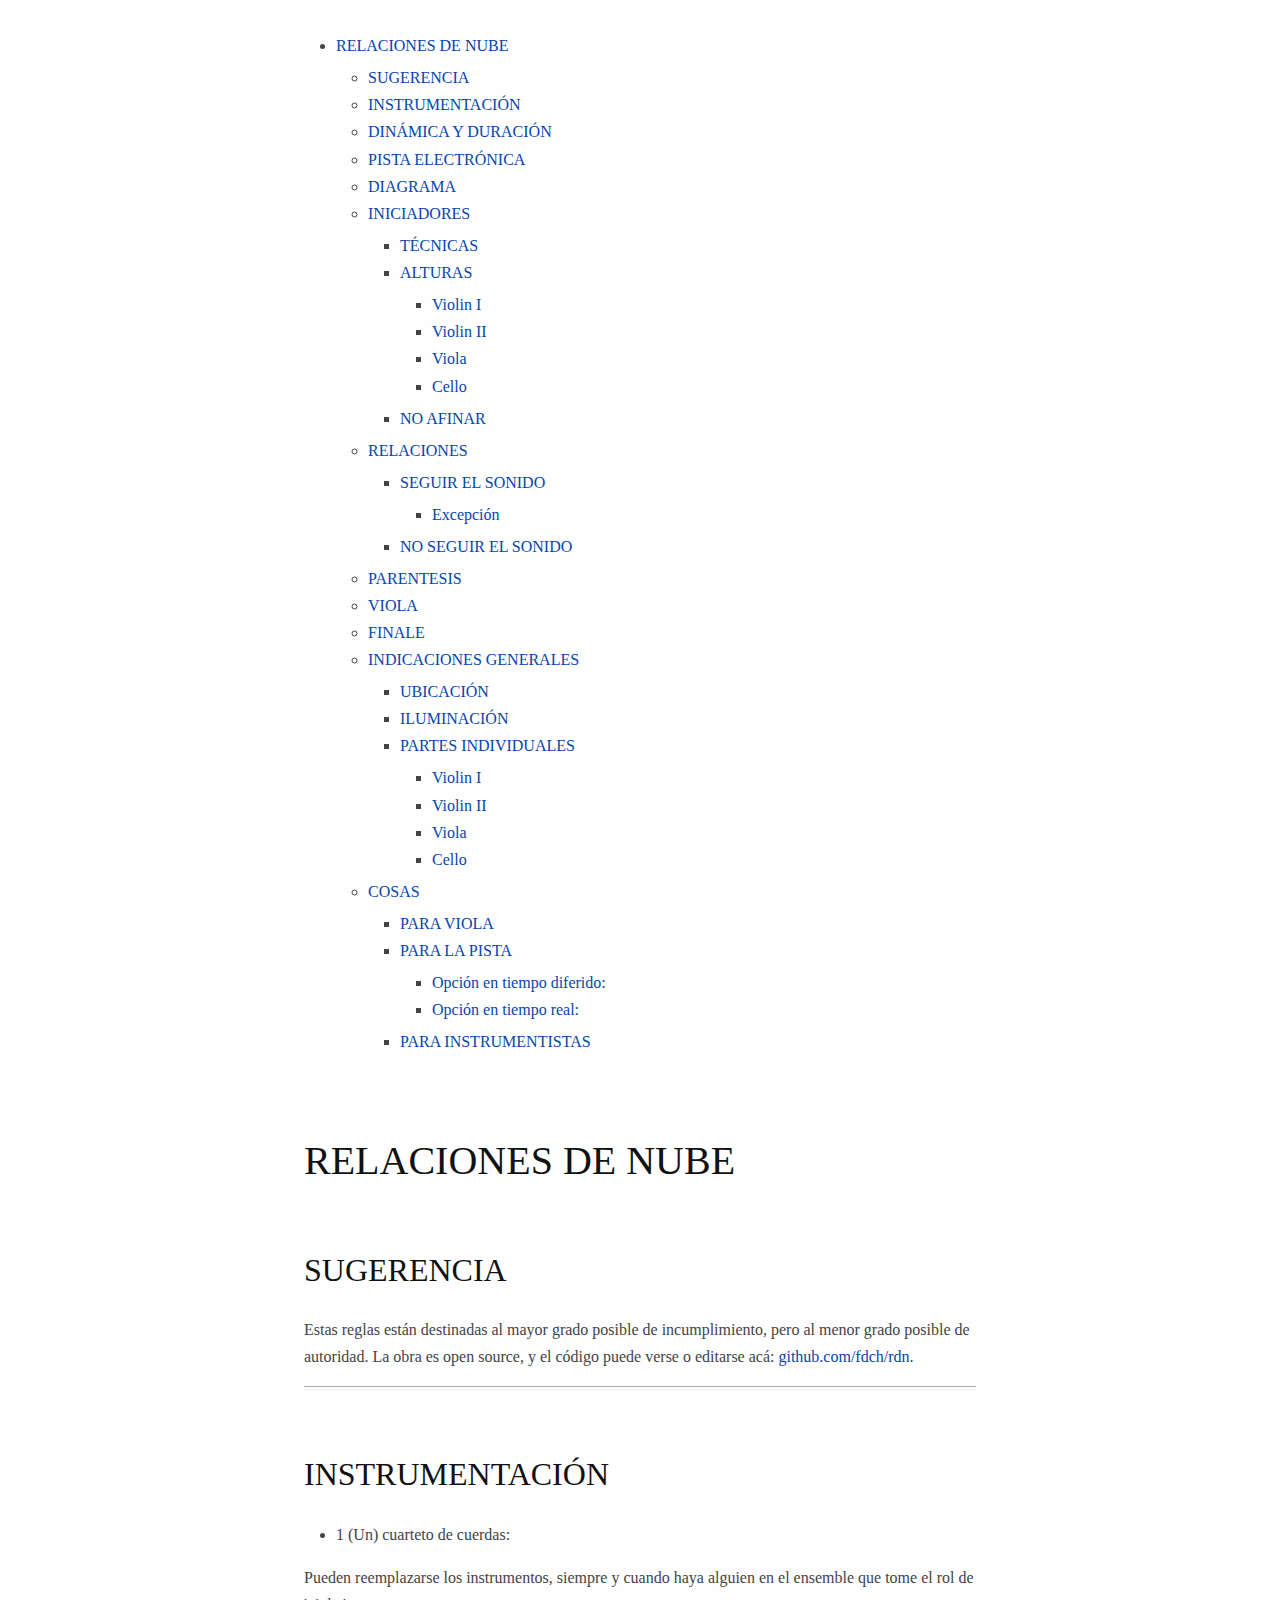
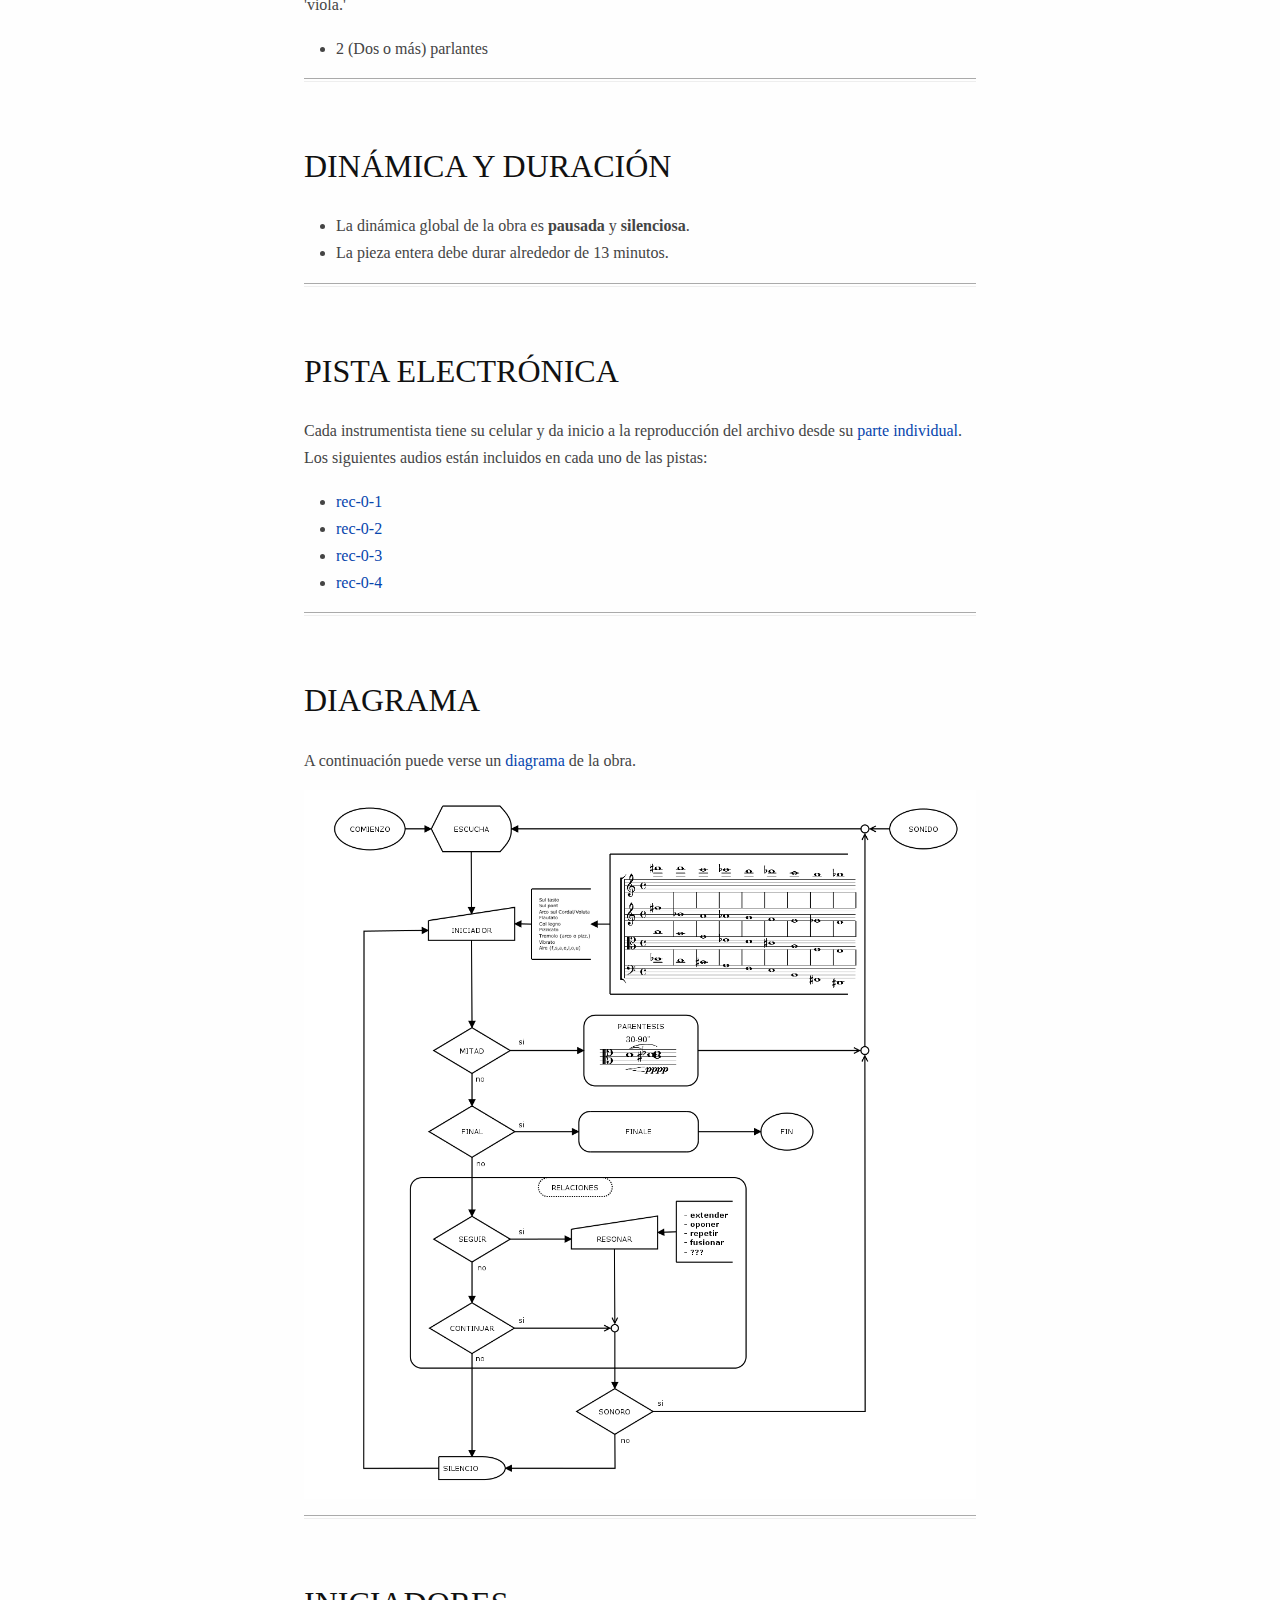
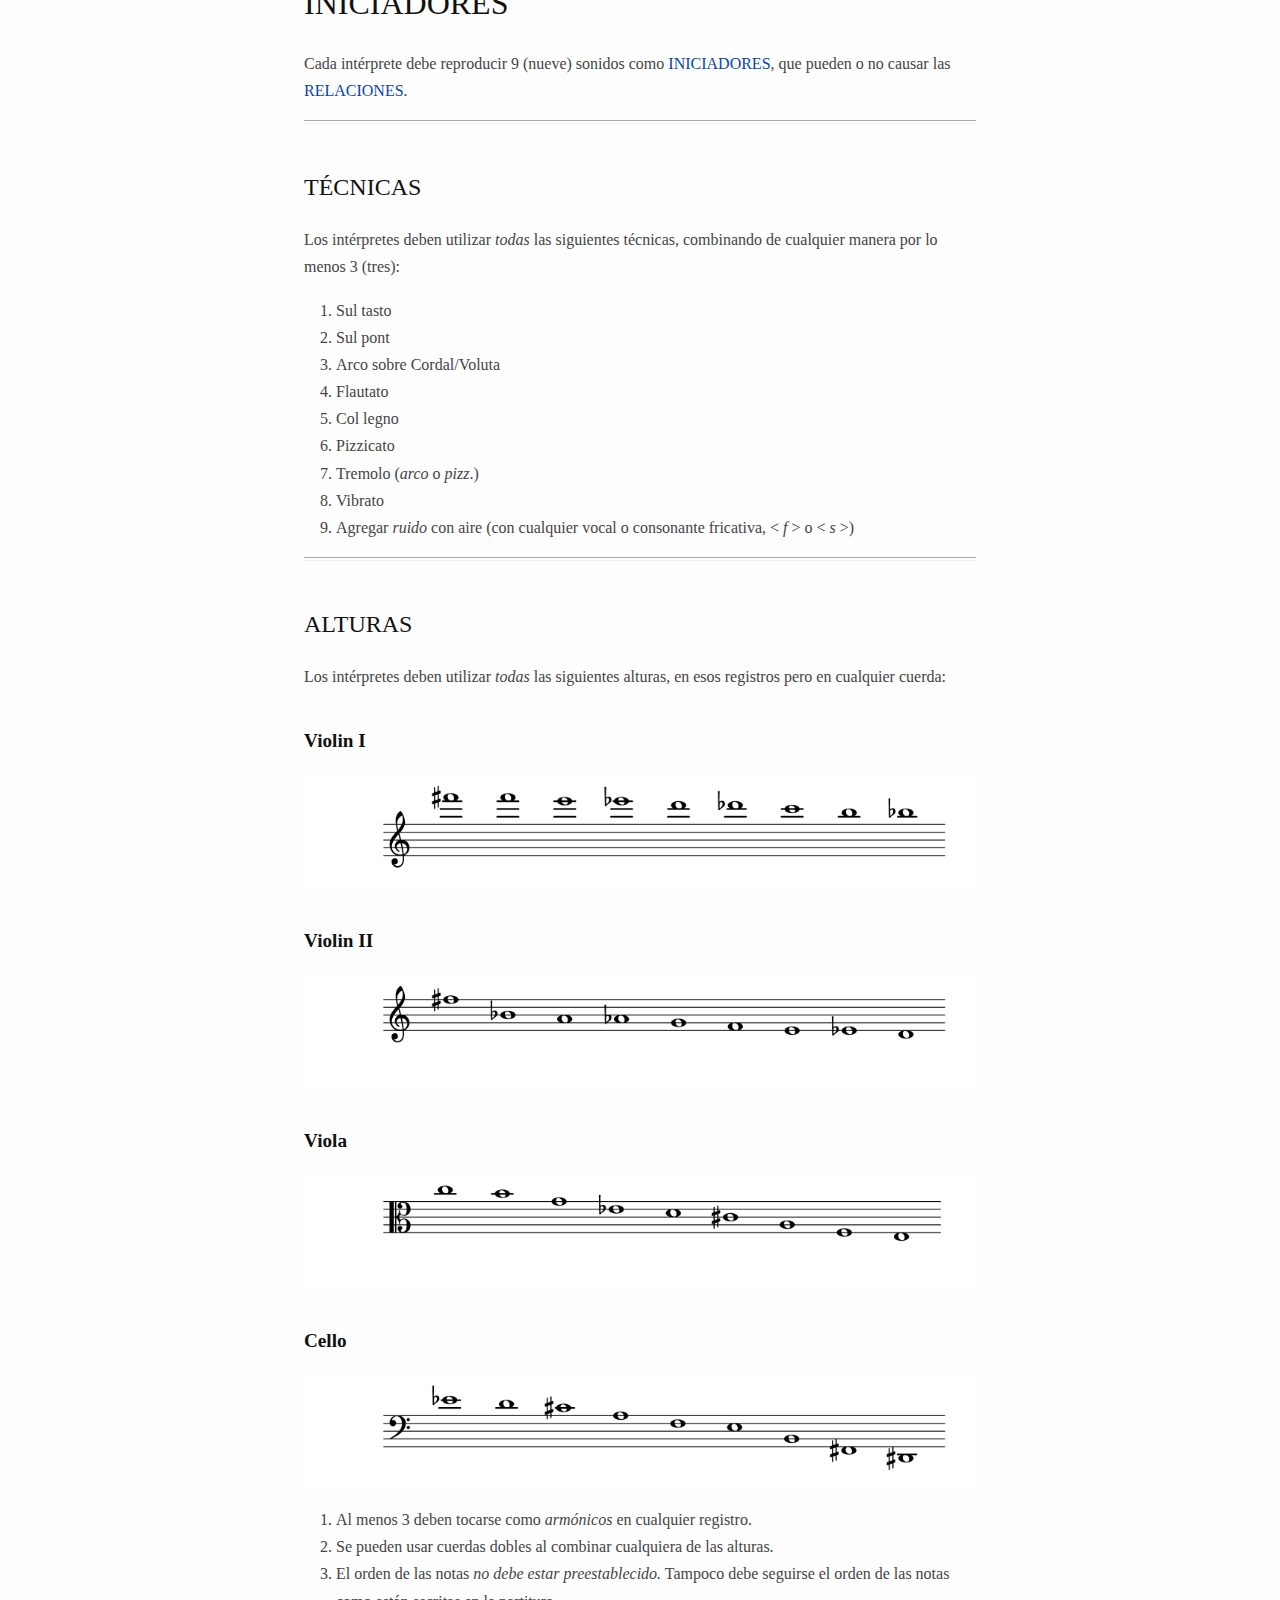
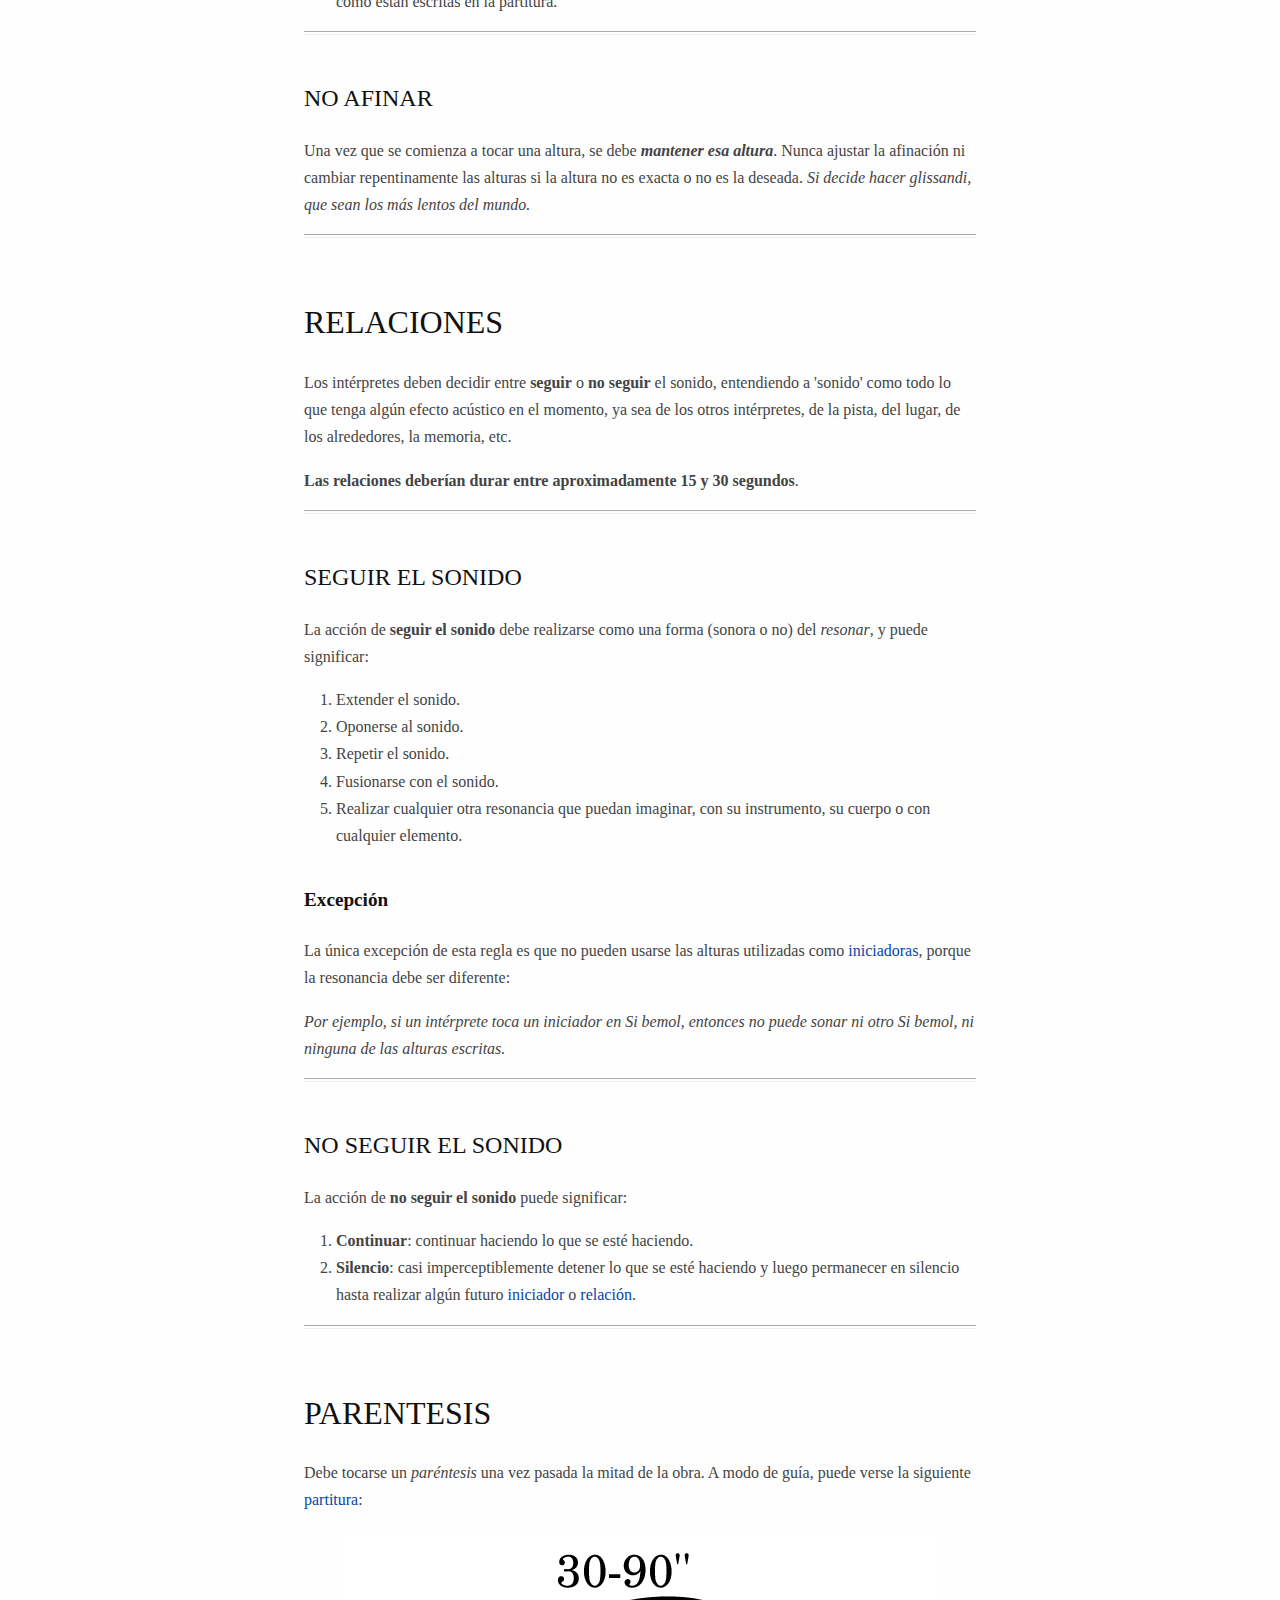
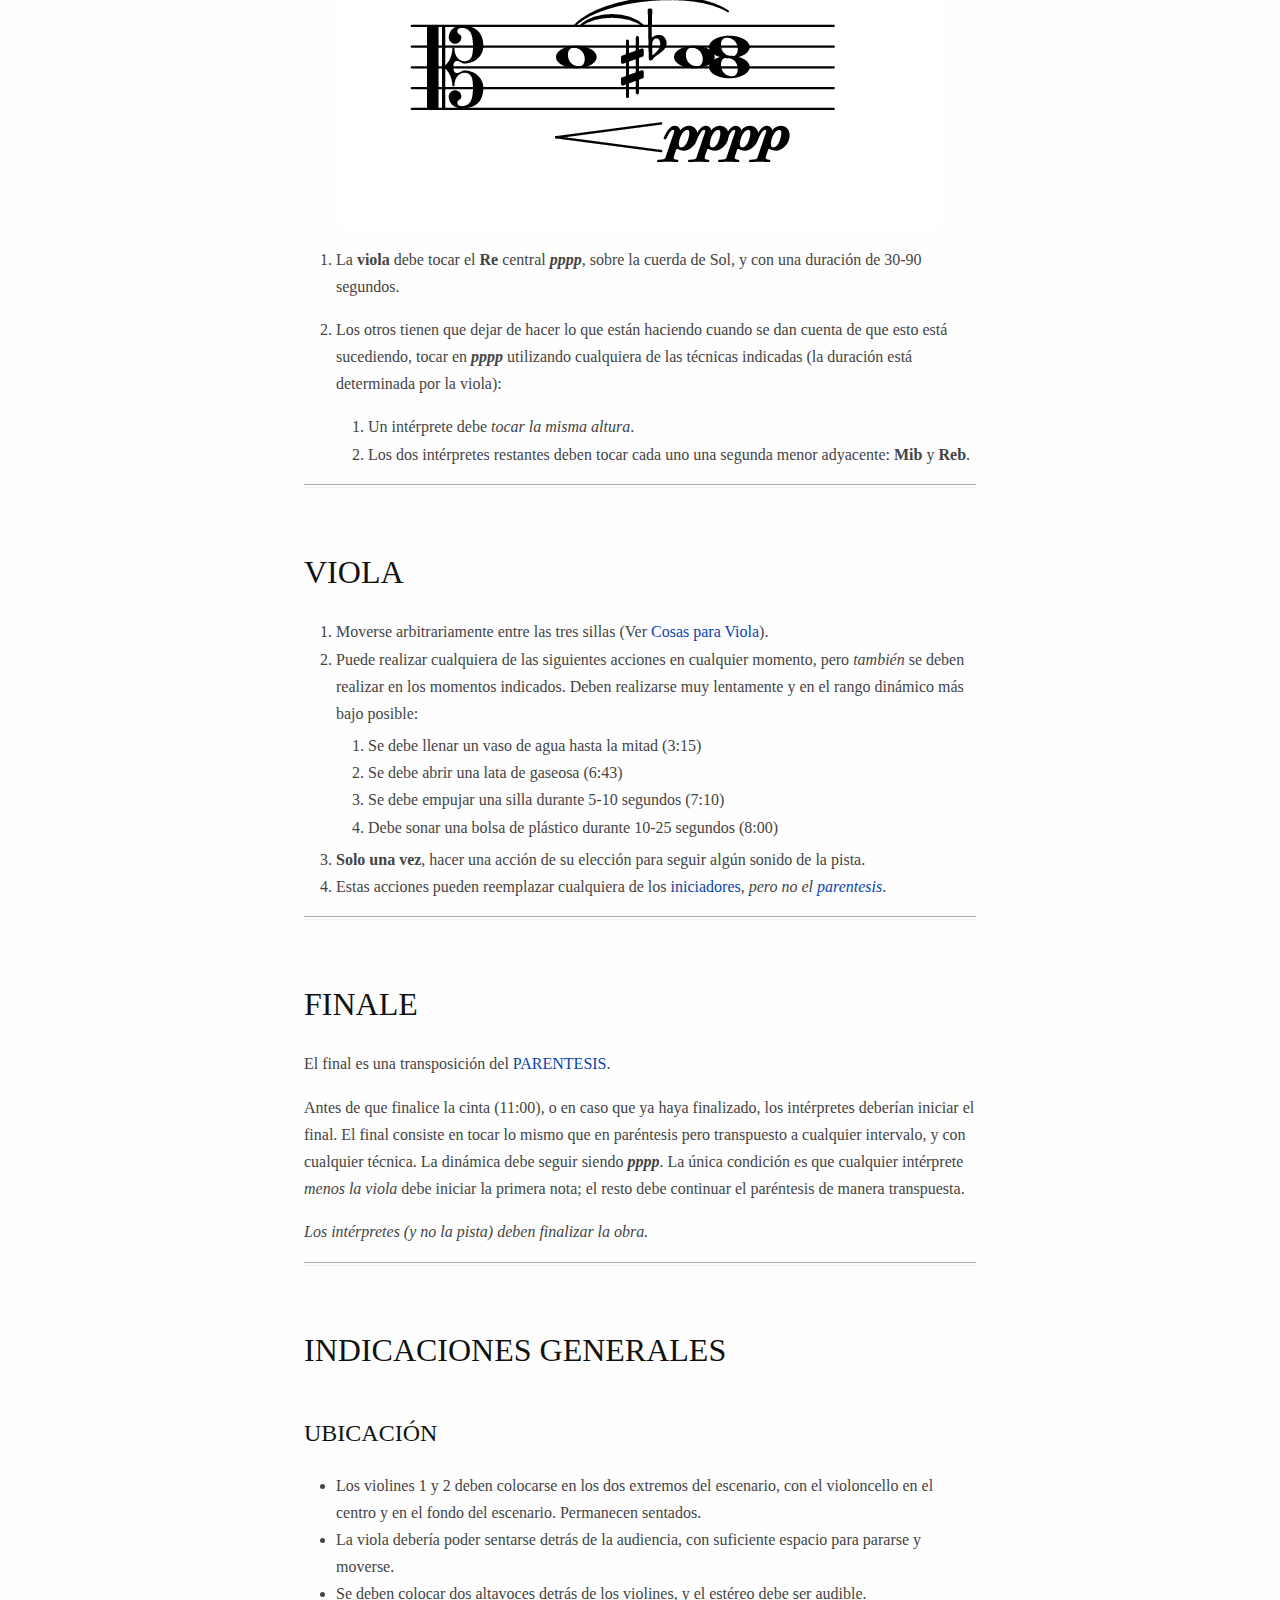
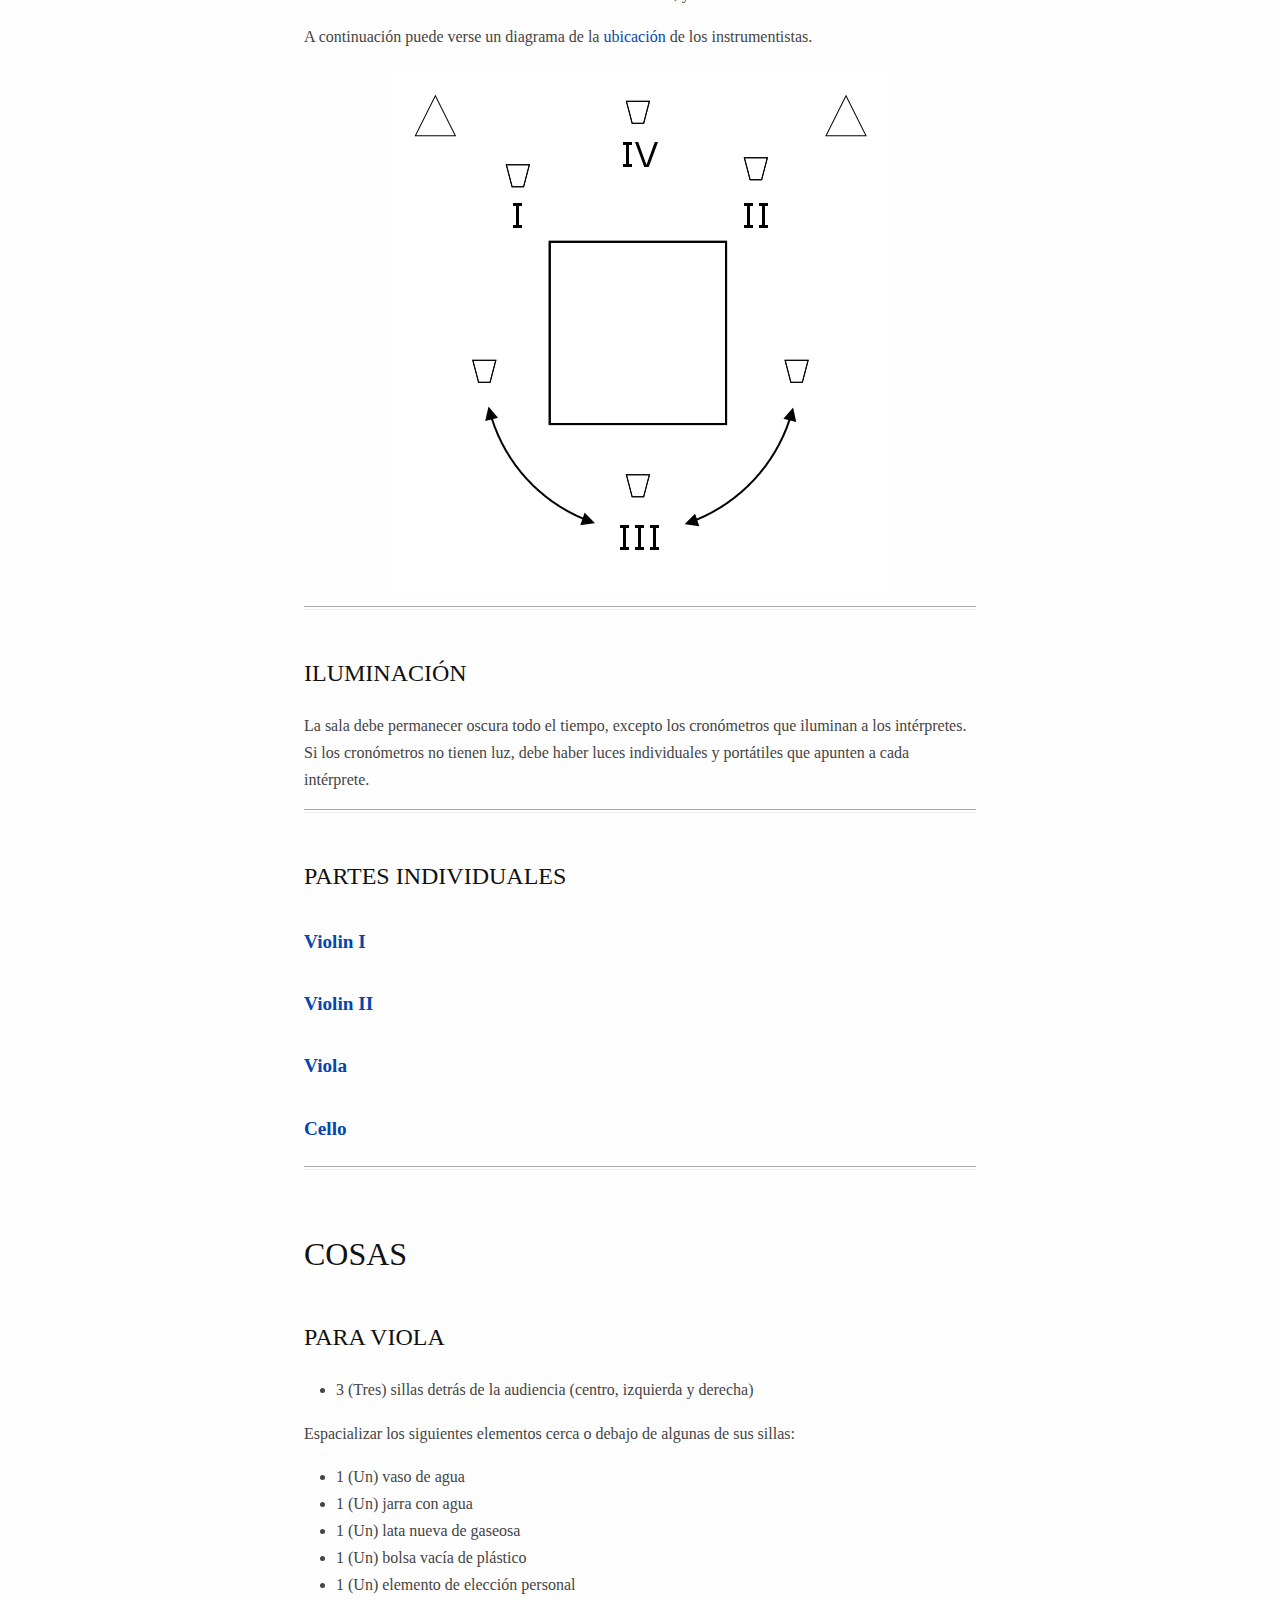
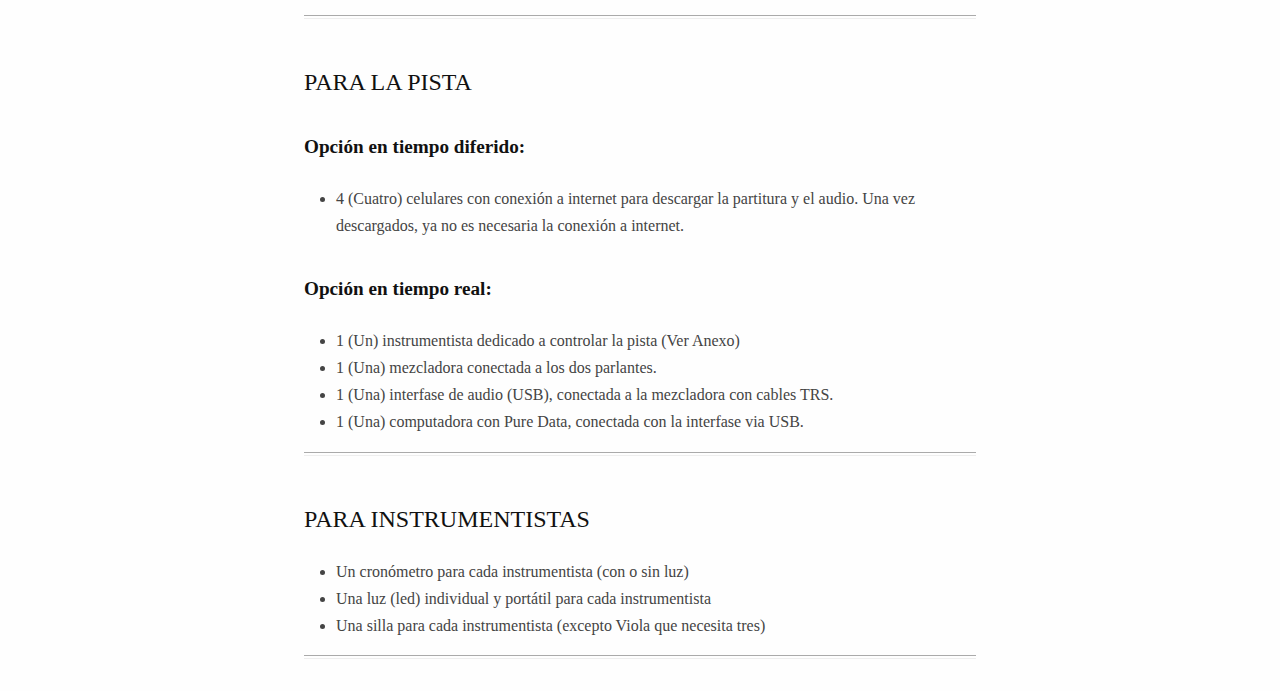
<file: index.html>
<!DOCTYPE html>
<html>
<head>
  <meta charset="utf-8">
  <meta name="generator" content="pandoc">
  <meta name="viewport" content="width=device-width, initial-scale=1.0, user-scalable=yes">
  <title></title>
  <style type="text/css">code{white-space: pre;}</style>
  <link rel="stylesheet" href="css/pandoc.css">
  <!--[if lt IE 9]>
    <script src="//cdnjs.cloudflare.com/ajax/libs/html5shiv/3.7.3/html5shiv-printshiv.min.js"></script>
  <![endif]-->
</head>
<body>
<nav id="TOC">
<ul>
<li><a href="#relaciones-de-nube">RELACIONES DE NUBE</a><ul>
<li><a href="#sugerencia">SUGERENCIA</a></li>
<li><a href="#instrumentación">INSTRUMENTACIÓN</a></li>
<li><a href="#dinámica-y-duración">DINÁMICA Y DURACIÓN</a></li>
<li><a href="#pista-electrónica">PISTA ELECTRÓNICA</a></li>
<li><a href="#diagrama">DIAGRAMA</a></li>
<li><a href="#iniciadores">INICIADORES</a><ul>
<li><a href="#técnicas">TÉCNICAS</a></li>
<li><a href="#alturas">ALTURAS</a><ul>
<li><a href="#violin-i">Violin I</a></li>
<li><a href="#violin-ii">Violin II</a></li>
<li><a href="#viola">Viola</a></li>
<li><a href="#cello">Cello</a></li>
</ul></li>
<li><a href="#no-afinar">NO AFINAR</a></li>
</ul></li>
<li><a href="#relaciones">RELACIONES</a><ul>
<li><a href="#seguir-el-sonido">SEGUIR EL SONIDO</a><ul>
<li><a href="#excepción">Excepción</a></li>
</ul></li>
<li><a href="#no-seguir-el-sonido">NO SEGUIR EL SONIDO</a></li>
</ul></li>
<li><a href="#parentesis">PARENTESIS</a></li>
<li><a href="#viola-1">VIOLA</a></li>
<li><a href="#finale">FINALE</a></li>
<li><a href="#indicaciones-generales">INDICACIONES GENERALES</a><ul>
<li><a href="#ubicación">UBICACIÓN</a></li>
<li><a href="#iluminación">ILUMINACIÓN</a></li>
<li><a href="#partes-individuales">PARTES INDIVIDUALES</a><ul>
<li><a href="#violin-i-1"><a href="https://fdch.github.io/rdn/I/index.html">Violin I</a></a></li>
<li><a href="#violin-ii-1"><a href="https://fdch.github.io/rdn/II/index.html">Violin II</a></a></li>
<li><a href="#viola-2"><a href="https://fdch.github.io/rdn/III/index.html">Viola</a></a></li>
<li><a href="#cello-1"><a href="https://fdch.github.io/rdn/IV/index.html">Cello</a></a></li>
</ul></li>
</ul></li>
<li><a href="#cosas">COSAS</a><ul>
<li><a href="#para-viola">PARA VIOLA</a></li>
<li><a href="#para-la-pista">PARA LA PISTA</a><ul>
<li><a href="#opción-en-tiempo-diferido">Opción en tiempo diferido:</a></li>
<li><a href="#opción-en-tiempo-real">Opción en tiempo real:</a></li>
</ul></li>
<li><a href="#para-instrumentistas">PARA INSTRUMENTISTAS</a></li>
</ul></li>
</ul></li>
</ul>
</nav>
<h1 id="relaciones-de-nube">RELACIONES DE NUBE</h1>
<h2 id="sugerencia">SUGERENCIA</h2>
<p>Estas reglas están destinadas al mayor grado posible de incumplimiento, pero al menor grado posible de autoridad. La obra es open source, y el código puede verse o editarse acá: <a href="https://github.com/fdch/rdn">github.com/fdch/rdn</a>.</p>
<hr />
<h2 id="instrumentación">INSTRUMENTACIÓN</h2>
<ul>
<li>1 (Un) cuarteto de cuerdas:</li>
</ul>
<p>Pueden reemplazarse los instrumentos, siempre y cuando haya alguien en el ensemble que tome el rol de 'viola.'</p>
<ul>
<li>2 (Dos o más) parlantes</li>
</ul>
<hr />
<h2 id="dinámica-y-duración">DINÁMICA Y DURACIÓN</h2>
<ul>
<li>La dinámica global de la obra es <strong>pausada</strong> y <strong>silenciosa</strong>.</li>
<li>La pieza entera debe durar alrededor de 13 minutos.</li>
</ul>
<hr />
<h2 id="pista-electrónica">PISTA ELECTRÓNICA</h2>
<p>Cada instrumentista tiene su celular y da inicio a la reproducción del archivo desde su <a href="https://fdch.github.io/rdn/index.html#partes-individuales">parte individual</a>. Los siguientes audios están incluidos en cada uno de las pistas:</p>
<ul>
<li><a href="https://fdch.github.io/rdn/puredata/audio/rec-0-1.mp3">rec-0-1</a></li>
<li><a href="https://fdch.github.io/rdn/puredata/audio/rec-0-2.mp3">rec-0-2</a></li>
<li><a href="https://fdch.github.io/rdn/puredata/audio/rec-0-3.mp3">rec-0-3</a></li>
<li><a href="https://fdch.github.io/rdn/puredata/audio/rec-0-4.mp3">rec-0-4</a></li>
</ul>
<hr />
<h2 id="diagrama">DIAGRAMA</h2>
<p>A continuación puede verse un <a href="https://fdch.github.io/rdn/diagram/main.png">diagrama</a> de la obra.</p>
<figure>
<img src="https://fdch.github.io/rdn/diagram/main.png" />
</figure>
<hr />
<h2 id="iniciadores">INICIADORES</h2>
<p>Cada intérprete debe reproducir 9 (nueve) sonidos como <a href="https://fdch.github.io/rdn/index.html#iniciadores">INICIADORES</a>, que pueden o no causar las <a href="https://fdch.github.io/rdn/index.html#relaciones">RELACIONES</a>.</p>
<hr />
<h3 id="técnicas">TÉCNICAS</h3>
<p>Los intérpretes deben utilizar <em>todas</em> las siguientes técnicas, combinando de cualquier manera por lo menos 3 (tres):</p>
<ol type="1">
<li>Sul tasto</li>
<li>Sul pont</li>
<li>Arco sobre Cordal/Voluta</li>
<li>Flautato</li>
<li>Col legno</li>
<li>Pizzicato</li>
<li>Tremolo (<em>arco</em> o <em>pizz</em>.)</li>
<li>Vibrato</li>
<li>Agregar <em>ruido</em> con aire (con cualquier vocal o consonante fricativa, &lt; <em>f</em> &gt; o &lt; <em>s</em> &gt;)</li>
</ol>
<hr />
<h3 id="alturas">ALTURAS</h3>
<p>Los intérpretes deben utilizar <em>todas</em> las siguientes alturas, en esos registros pero en cualquier cuerda:</p>
<h4 id="violin-i">Violin I</h4>
<figure>
<img src="https://fdch.github.io/rdn/example/violini_part.png" />
</figure>
<h4 id="violin-ii">Violin II</h4>
<figure>
<img src="https://fdch.github.io/rdn/example/violinii_part.png" />
</figure>
<h4 id="viola">Viola</h4>
<figure>
<img src="https://fdch.github.io/rdn/example/viola_part.png" />
</figure>
<h4 id="cello">Cello</h4>
<figure>
<img src="https://fdch.github.io/rdn/example/cello_part.png" />
</figure>
<ol type="1">
<li>Al menos 3 deben tocarse como <em>armónicos</em> en cualquier registro.</li>
<li>Se pueden usar cuerdas dobles al combinar cualquiera de las alturas.</li>
<li>El orden de las notas <em>no debe estar preestablecido.</em> Tampoco debe seguirse el orden de las notas como están escritas en la partitura.</li>
</ol>
<hr />
<h3 id="no-afinar">NO AFINAR</h3>
<p>Una vez que se comienza a tocar una altura, se debe <strong><em>mantener esa altura</em></strong>. Nunca ajustar la afinación ni cambiar repentinamente las alturas si la altura no es exacta o no es la deseada. <em>Si decide hacer glissandi, que sean los más lentos del mundo.</em></p>
<hr />
<h2 id="relaciones">RELACIONES</h2>
<p>Los intérpretes deben decidir entre <strong>seguir</strong> o <strong>no seguir</strong> el sonido, entendiendo a 'sonido' como todo lo que tenga algún efecto acústico en el momento, ya sea de los otros intérpretes, de la pista, del lugar, de los alrededores, la memoria, etc.</p>
<p><strong>Las relaciones deberían durar entre aproximadamente 15 y 30 segundos</strong>.</p>
<hr />
<h3 id="seguir-el-sonido">SEGUIR EL SONIDO</h3>
<p>La acción de <strong>seguir el sonido</strong> debe realizarse como una forma (sonora o no) del <em>resonar</em>, y puede significar:</p>
<ol type="1">
<li>Extender el sonido.</li>
<li>Oponerse al sonido.</li>
<li>Repetir el sonido.</li>
<li>Fusionarse con el sonido.</li>
<li>Realizar cualquier otra resonancia que puedan imaginar, con su instrumento, su cuerpo o con cualquier elemento.</li>
</ol>
<h4 id="excepción">Excepción</h4>
<p>La única excepción de esta regla es que no pueden usarse las alturas utilizadas como <a href="https://fdch.github.io/rdn/index.html#iniciadores">iniciadoras</a>, porque la resonancia debe ser diferente:</p>
<p><em>Por ejemplo, si un intérprete toca un iniciador en Si bemol, entonces no puede sonar ni otro Si bemol, ni ninguna de las alturas escritas.</em></p>
<hr />
<h3 id="no-seguir-el-sonido">NO SEGUIR EL SONIDO</h3>
<p>La acción de <strong>no seguir el sonido</strong> puede significar:</p>
<ol type="1">
<li><strong>Continuar</strong>: continuar haciendo lo que se esté haciendo.</li>
<li><strong>Silencio</strong>: casi imperceptiblemente detener lo que se esté haciendo y luego permanecer en silencio hasta realizar algún futuro <a href="https://fdch.github.io/rdn/index.html#iniciadores">iniciador</a> o <a href="https://fdch.github.io/rdn/index.html#relaciones">relación</a>.</li>
</ol>
<hr />
<h2 id="parentesis">PARENTESIS</h2>
<p>Debe tocarse un <em>paréntesis</em> una vez pasada la mitad de la obra. A modo de guía, puede verse la siguiente <a href="https://fdch.github.io/rdn/example/parentesis/parentesis.png">partitura</a>:</p>
<figure>
<img src="https://fdch.github.io/rdn/example/parentesis/parentesis.png" />
</figure>
<ol type="1">
<li><p>La <strong>viola</strong> debe tocar el <strong>Re</strong> central <strong><em>pppp</em></strong>, sobre la cuerda de Sol, y con una duración de 30-90 segundos.</p></li>
<li><p>Los otros tienen que dejar de hacer lo que están haciendo cuando se dan cuenta de que esto está sucediendo, tocar en <strong><em>pppp</em></strong> utilizando cualquiera de las técnicas indicadas (la duración está determinada por la viola):</p>
<ol type="1">
<li>Un intérprete debe <em>tocar la misma altura</em>.</li>
<li>Los dos intérpretes restantes deben tocar cada uno una segunda menor adyacente: <strong>Mib</strong> y <strong>Reb</strong>.</li>
</ol></li>
</ol>
<hr />
<h2 id="viola-1">VIOLA</h2>
<ol type="1">
<li>Moverse arbitrariamente entre las tres sillas (Ver <a href="https://fdch.github.io/rdn/index.html#para-viola">Cosas para Viola</a>).</li>
<li>Puede realizar cualquiera de las siguientes acciones en cualquier momento, pero <em>también</em> se deben realizar en los momentos indicados. Deben realizarse muy lentamente y en el rango dinámico más bajo posible:
<ol type="1">
<li>Se debe llenar un vaso de agua hasta la mitad (3:15)</li>
<li>Se debe abrir una lata de gaseosa (6:43)</li>
<li>Se debe empujar una silla durante 5-10 segundos (7:10)</li>
<li>Debe sonar una bolsa de plástico durante 10-25 segundos (8:00)</li>
</ol></li>
<li><strong>Solo una vez</strong>, hacer una acción de su elección para seguir algún sonido de la pista.</li>
<li>Estas acciones pueden reemplazar cualquiera de los <a href="https://fdch.github.io/rdn/index.html#iniciadores">iniciadores</a>, <em>pero no el <a href="https://fdch.github.io/rdn/index.html#parentesis">parentesis</a></em>.</li>
</ol>
<hr />
<h2 id="finale">FINALE</h2>
<p>El final es una transposición del <a href="https://fdch.github.io/rdn/index.html#parentesis">PARENTESIS</a>.</p>
<p>Antes de que finalice la cinta (11:00), o en caso que ya haya finalizado, los intérpretes deberían iniciar el final. El final consiste en tocar lo mismo que en paréntesis pero transpuesto a cualquier intervalo, y con cualquier técnica. La dinámica debe seguir siendo <strong><em>pppp</em></strong>. La única condición es que cualquier intérprete <em>menos la viola</em> debe iniciar la primera nota; el resto debe continuar el paréntesis de manera transpuesta.</p>
<p><em>Los intérpretes (y no la pista) deben finalizar la obra.</em></p>
<hr />
<h2 id="indicaciones-generales">INDICACIONES GENERALES</h2>
<h3 id="ubicación">UBICACIÓN</h3>
<ul>
<li>Los violines 1 y 2 deben colocarse en los dos extremos del escenario, con el violoncello en el centro y en el fondo del escenario. Permanecen sentados.</li>
<li>La viola debería poder sentarse detrás de la audiencia, con suficiente espacio para pararse y moverse.</li>
<li>Se deben colocar dos altavoces detrás de los violines, y el estéreo debe ser audible.</li>
</ul>
<p>A continuación puede verse un diagrama de la <a href="https://fdch.github.io/rdn/diagram/stage.png">ubicación</a> de los instrumentistas.</p>
<figure>
<img src="https://fdch.github.io/rdn/diagram/stage.png" />
</figure>
<hr />
<h3 id="iluminación">ILUMINACIÓN</h3>
<p>La sala debe permanecer oscura todo el tiempo, excepto los cronómetros que iluminan a los intérpretes. Si los cronómetros no tienen luz, debe haber luces individuales y portátiles que apunten a cada intérprete.</p>
<hr />
<h3 id="partes-individuales">PARTES INDIVIDUALES</h3>
<h4 id="violin-i-1"><a href="https://fdch.github.io/rdn/I/index.html">Violin I</a></h4>
<h4 id="violin-ii-1"><a href="https://fdch.github.io/rdn/II/index.html">Violin II</a></h4>
<h4 id="viola-2"><a href="https://fdch.github.io/rdn/III/index.html">Viola</a></h4>
<h4 id="cello-1"><a href="https://fdch.github.io/rdn/IV/index.html">Cello</a></h4>
<hr />
<h2 id="cosas">COSAS</h2>
<h3 id="para-viola">PARA VIOLA</h3>
<ul>
<li>3 (Tres) sillas detrás de la audiencia (centro, izquierda y derecha)</li>
</ul>
<p>Espacializar los siguientes elementos cerca o debajo de algunas de sus sillas:</p>
<ul>
<li>1 (Un) vaso de agua</li>
<li>1 (Un) jarra con agua</li>
<li>1 (Un) lata nueva de gaseosa</li>
<li>1 (Un) bolsa vacía de plástico</li>
<li>1 (Un) elemento de elección personal</li>
</ul>
<hr />
<h3 id="para-la-pista">PARA LA PISTA</h3>
<h4 id="opción-en-tiempo-diferido">Opción en tiempo diferido:</h4>
<ul>
<li>4 (Cuatro) celulares con conexión a internet para descargar la partitura y el audio. Una vez descargados, ya no es necesaria la conexión a internet.</li>
</ul>
<h4 id="opción-en-tiempo-real">Opción en tiempo real:</h4>
<ul>
<li>1 (Un) instrumentista dedicado a controlar la pista (Ver Anexo)</li>
<li>1 (Una) mezcladora conectada a los dos parlantes.</li>
<li>1 (Una) interfase de audio (USB), conectada a la mezcladora con cables TRS.</li>
<li>1 (Una) computadora con Pure Data, conectada con la interfase via USB.</li>
</ul>
<hr />
<h3 id="para-instrumentistas">PARA INSTRUMENTISTAS</h3>
<ul>
<li>Un cronómetro para cada instrumentista (con o sin luz)</li>
<li>Una luz (led) individual y portátil para cada instrumentista</li>
<li>Una silla para cada instrumentista (excepto Viola que necesita tres)</li>
</ul>
<hr />
</body>
</html>
</file>
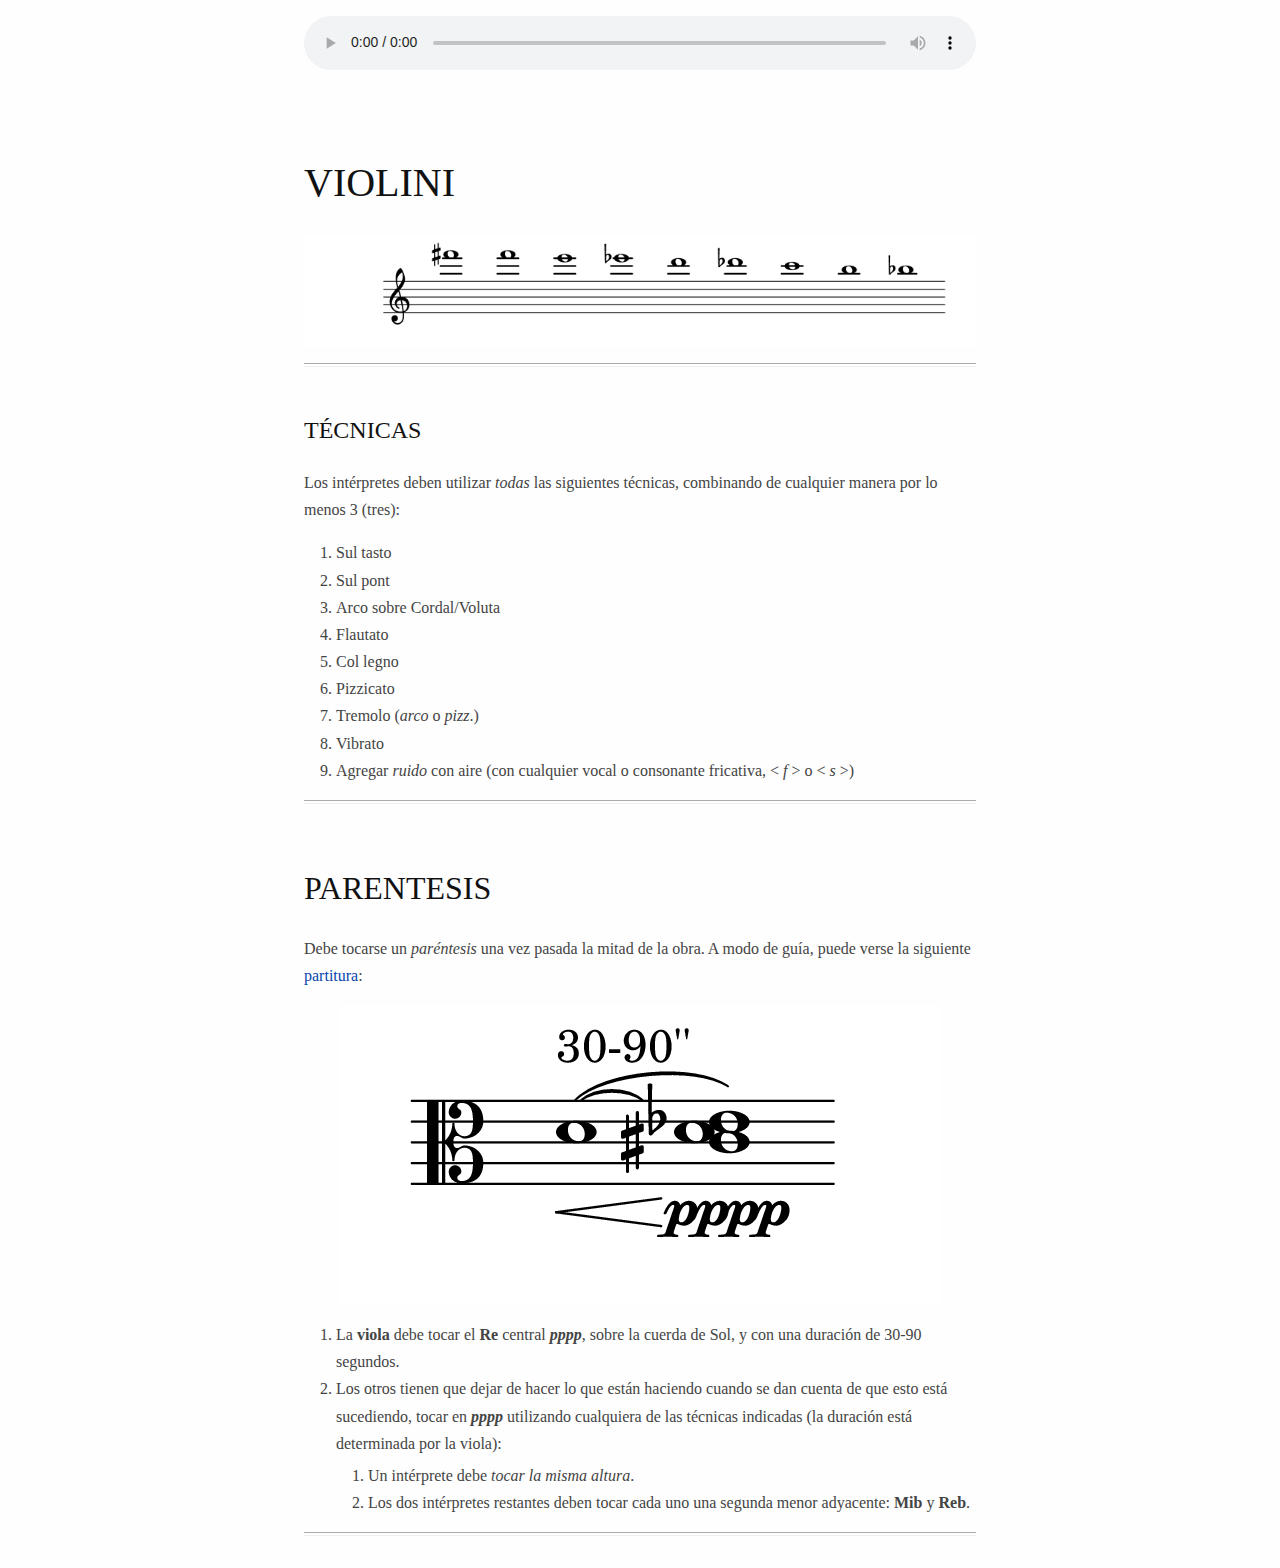
<file: I/index.html>
<!--

	THIS FILE IS PART OF:
	RELACIONES DE NUBE | Fede Cámara Halac

	AUTOMATICALLY GENERATED FROM: 'sh make_html_file.sh'
	Fri Nov  9 18:08:05 CET 2018

	CONTACT FCH226@NYU.EDU

-->
<!DOCTYPE html><html><head><title>RELACIONES DE NUBE | Fede Cámara Halac</title>
<meta charset="UTF-8">
<meta http-equiv="X-UA-Compatible" content="IE=edge">
<meta name="viewport" content="width=device-width,minimum-scale=0.5,maximum-scale=1.5,user-scalable=yes">
<link rel="stylesheet" type="text/css" href="../css/pandoc.css"></head>
<body>
<main> <div id=rec-0-1> <audio controls> <source src="https://fdch.github.io/rdn/puredata/audio/rec-0-1.mp3" type="audio/mpeg"> Your browser does not support the audio element. </audio> </div> <h1 id="violini">VIOLINI</h1> <figure> <img src="https://fdch.github.io/rdn/example/violini_part.png" /> </figure> <hr /> <h3 id="técnicas">TÉCNICAS</h3> Los intérpretes deben utilizar <em>todas</em> las siguientes técnicas, combinando de cualquier manera por lo menos 3 (tres): <ol type="1"> <li>Sul tasto</li> <li>Sul pont</li> <li>Arco sobre Cordal/Voluta</li> <li>Flautato</li> <li>Col legno</li> <li>Pizzicato</li> <li>Tremolo (<em>arco</em> o <em>pizz</em>.)</li> <li>Vibrato</li> <li>Agregar <em>ruido</em> con aire (con cualquier vocal o consonante fricativa, &lt; <em>f</em> &gt; o &lt; <em>s</em> &gt;)</li> </ol> <hr /> <h2 id="parentesis">PARENTESIS</h2> Debe tocarse un <em>paréntesis</em> una vez pasada la mitad de la obra. A modo de guía, puede verse la siguiente <a href="https://fdch.github.io/rdn/example/parentesis/parentesis.png">partitura</a>: <figure> <img src="https://fdch.github.io/rdn/example/parentesis/parentesis.png" /> </figure> <ol type="1"> <li>La <strong>viola</strong> debe tocar el <strong>Re</strong> central <strong><em>pppp</em></strong>, sobre la cuerda de Sol, y con una duración de 30-90 segundos.</li> <li>Los otros tienen que dejar de hacer lo que están haciendo cuando se dan cuenta de que esto está sucediendo, tocar en <strong><em>pppp</em></strong> utilizando cualquiera de las técnicas indicadas (la duración está determinada por la viola): <ol type="1"> <li>Un intérprete debe <em>tocar la misma altura</em>.</li> <li>Los dos intérpretes restantes deben tocar cada uno una segunda menor adyacente: <strong>Mib</strong> y <strong>Reb</strong>.</li> </ol></li> </ol> <hr /></main></body></html>
</file>
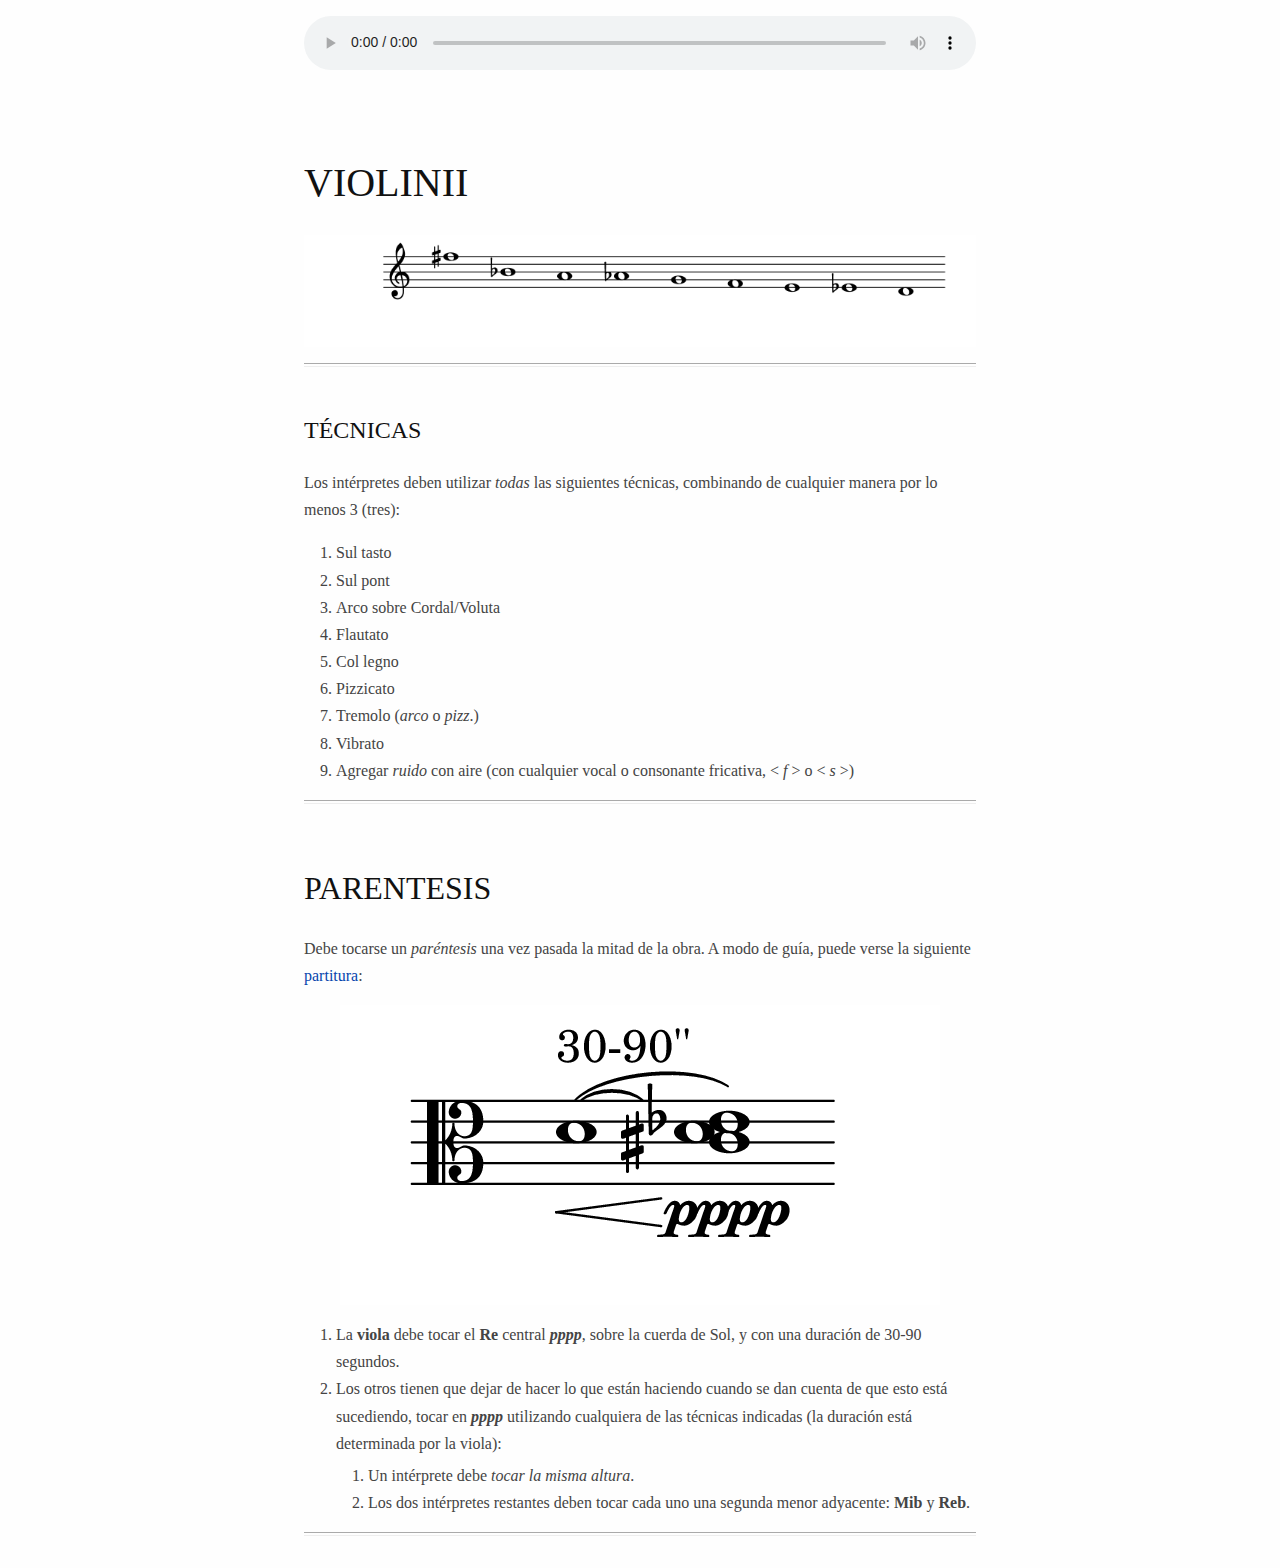
<file: II/index.html>
<!--

	THIS FILE IS PART OF:
	RELACIONES DE NUBE | Fede Cámara Halac

	AUTOMATICALLY GENERATED FROM: 'sh make_html_file.sh'
	Fri Nov  9 18:08:05 CET 2018

	CONTACT FCH226@NYU.EDU

-->
<!DOCTYPE html><html><head><title>RELACIONES DE NUBE | Fede Cámara Halac</title>
<meta charset="UTF-8">
<meta http-equiv="X-UA-Compatible" content="IE=edge">
<meta name="viewport" content="width=device-width,minimum-scale=0.5,maximum-scale=1.5,user-scalable=yes">
<link rel="stylesheet" type="text/css" href="../css/pandoc.css"></head>
<body>
<main> <div id=rec-0-2> <audio controls> <source src="https://fdch.github.io/rdn/puredata/audio/rec-0-2.mp3" type="audio/mpeg"> Your browser does not support the audio element. </audio> </div> <h1 id="violinii">VIOLINII</h1> <figure> <img src="https://fdch.github.io/rdn/example/violinii_part.png" /> </figure> <hr /> <h3 id="técnicas">TÉCNICAS</h3> Los intérpretes deben utilizar <em>todas</em> las siguientes técnicas, combinando de cualquier manera por lo menos 3 (tres): <ol type="1"> <li>Sul tasto</li> <li>Sul pont</li> <li>Arco sobre Cordal/Voluta</li> <li>Flautato</li> <li>Col legno</li> <li>Pizzicato</li> <li>Tremolo (<em>arco</em> o <em>pizz</em>.)</li> <li>Vibrato</li> <li>Agregar <em>ruido</em> con aire (con cualquier vocal o consonante fricativa, &lt; <em>f</em> &gt; o &lt; <em>s</em> &gt;)</li> </ol> <hr /> <h2 id="parentesis">PARENTESIS</h2> Debe tocarse un <em>paréntesis</em> una vez pasada la mitad de la obra. A modo de guía, puede verse la siguiente <a href="https://fdch.github.io/rdn/example/parentesis/parentesis.png">partitura</a>: <figure> <img src="https://fdch.github.io/rdn/example/parentesis/parentesis.png" /> </figure> <ol type="1"> <li>La <strong>viola</strong> debe tocar el <strong>Re</strong> central <strong><em>pppp</em></strong>, sobre la cuerda de Sol, y con una duración de 30-90 segundos.</li> <li>Los otros tienen que dejar de hacer lo que están haciendo cuando se dan cuenta de que esto está sucediendo, tocar en <strong><em>pppp</em></strong> utilizando cualquiera de las técnicas indicadas (la duración está determinada por la viola): <ol type="1"> <li>Un intérprete debe <em>tocar la misma altura</em>.</li> <li>Los dos intérpretes restantes deben tocar cada uno una segunda menor adyacente: <strong>Mib</strong> y <strong>Reb</strong>.</li> </ol></li> </ol> <hr /></main></body></html>
</file>
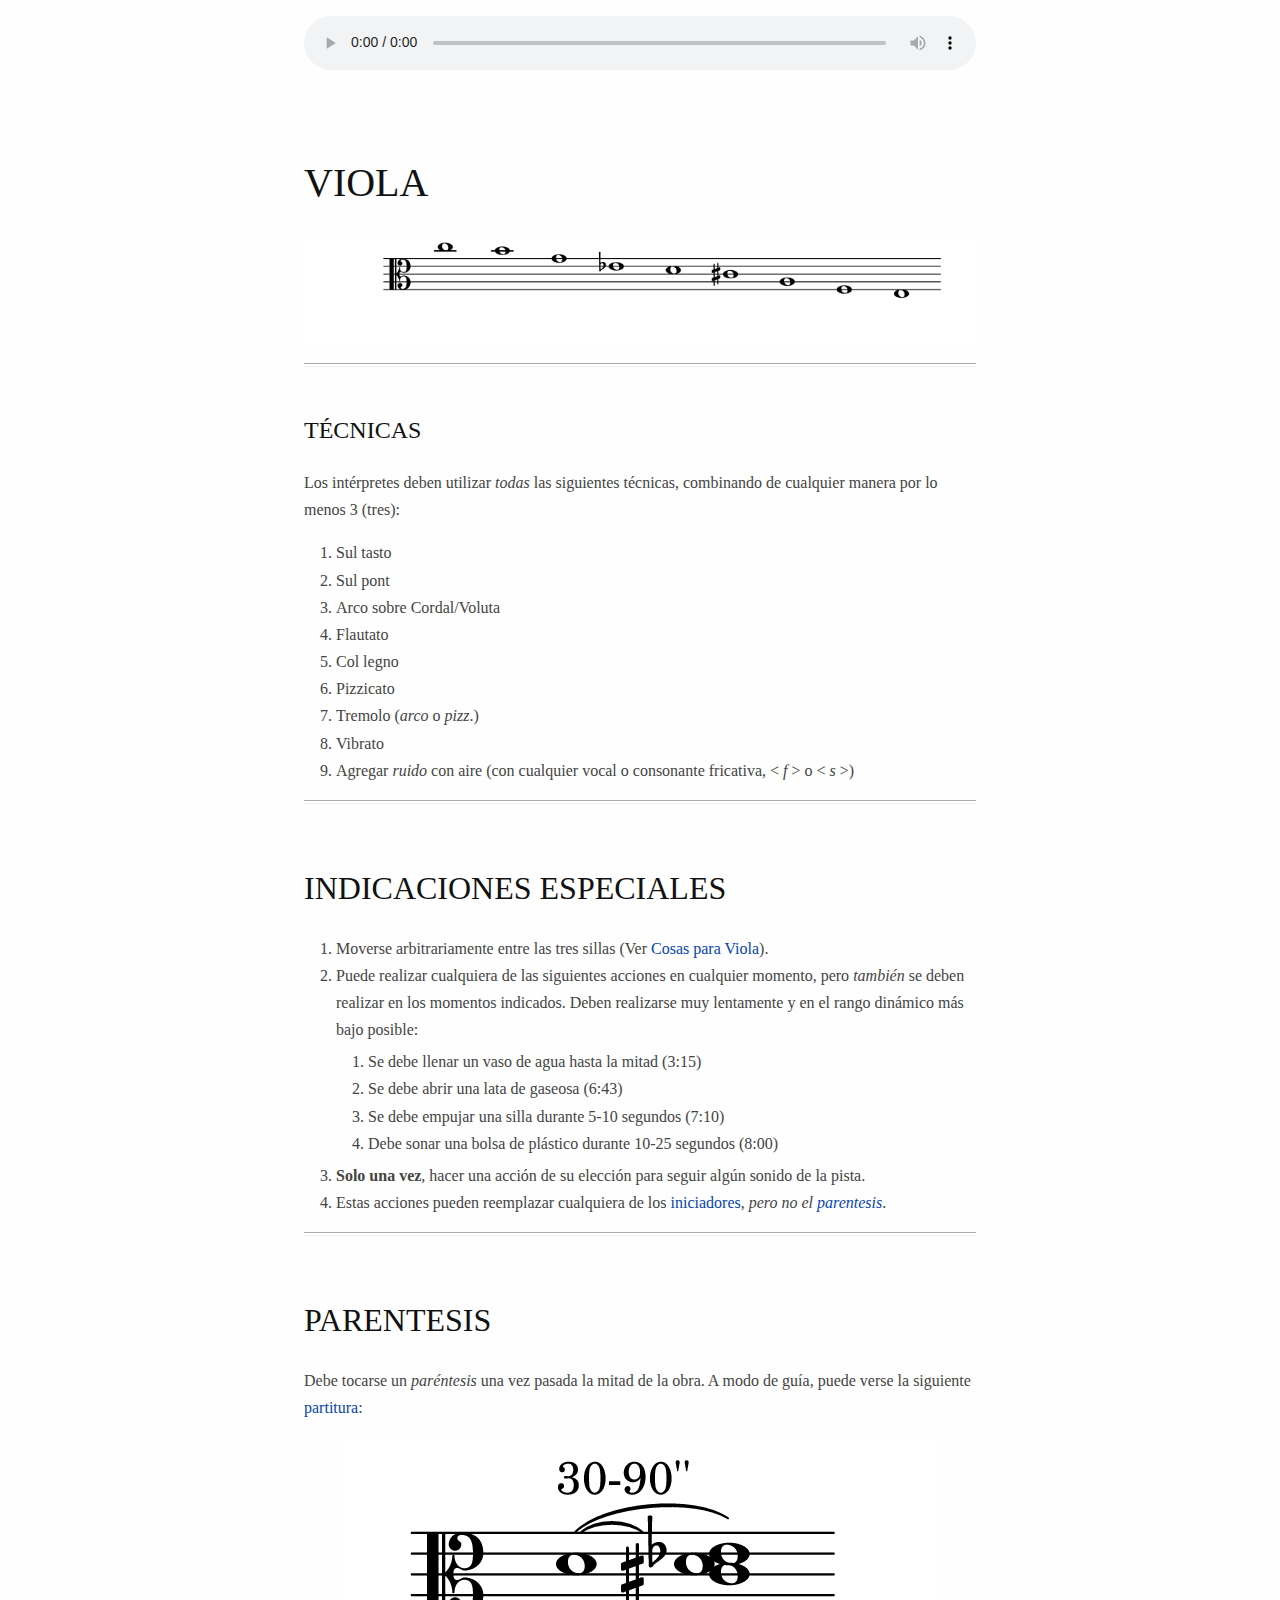
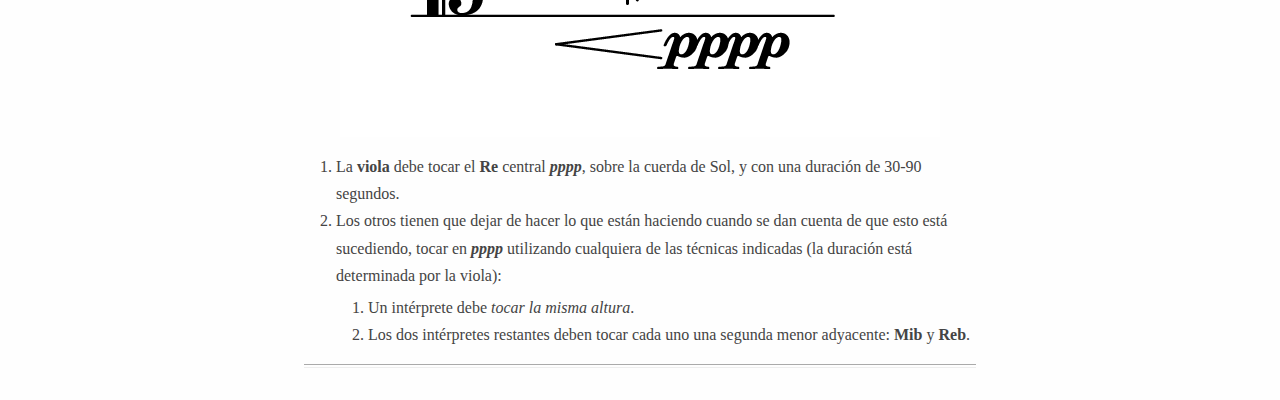
<file: III/index.html>
<!--

	THIS FILE IS PART OF:
	RELACIONES DE NUBE | Fede Cámara Halac

	AUTOMATICALLY GENERATED FROM: 'sh make_html_file.sh'
	Fri Nov  9 18:08:05 CET 2018

	CONTACT FCH226@NYU.EDU

-->
<!DOCTYPE html><html><head><title>RELACIONES DE NUBE | Fede Cámara Halac</title>
<meta charset="UTF-8">
<meta http-equiv="X-UA-Compatible" content="IE=edge">
<meta name="viewport" content="width=device-width,minimum-scale=0.5,maximum-scale=1.5,user-scalable=yes">
<link rel="stylesheet" type="text/css" href="../css/pandoc.css"></head>
<body>
<main> <div id=rec-0-3> <audio controls> <source src="https://fdch.github.io/rdn/puredata/audio/rec-0-3.mp3" type="audio/mpeg"> Your browser does not support the audio element. </audio> </div> <h1 id="viola">VIOLA</h1> <figure> <img src="https://fdch.github.io/rdn/example/viola_part.png" /> </figure> <hr /> <h3 id="técnicas">TÉCNICAS</h3> Los intérpretes deben utilizar <em>todas</em> las siguientes técnicas, combinando de cualquier manera por lo menos 3 (tres): <ol type="1"> <li>Sul tasto</li> <li>Sul pont</li> <li>Arco sobre Cordal/Voluta</li> <li>Flautato</li> <li>Col legno</li> <li>Pizzicato</li> <li>Tremolo (<em>arco</em> o <em>pizz</em>.)</li> <li>Vibrato</li> <li>Agregar <em>ruido</em> con aire (con cualquier vocal o consonante fricativa, &lt; <em>f</em> &gt; o &lt; <em>s</em> &gt;)</li> </ol> <hr /> <h2 id="indicaciones-especiales">INDICACIONES ESPECIALES</h2> <ol type="1"> <li>Moverse arbitrariamente entre las tres sillas (Ver <a href="https://fdch.github.io/rdn/index.html#para-viola">Cosas para Viola</a>).</li> <li>Puede realizar cualquiera de las siguientes acciones en cualquier momento, pero <em>también</em> se deben realizar en los momentos indicados. Deben realizarse muy lentamente y en el rango dinámico más bajo posible: <ol type="1"> <li>Se debe llenar un vaso de agua hasta la mitad (3:15)</li> <li>Se debe abrir una lata de gaseosa (6:43)</li> <li>Se debe empujar una silla durante 5-10 segundos (7:10)</li> <li>Debe sonar una bolsa de plástico durante 10-25 segundos (8:00)</li> </ol></li> <li><strong>Solo una vez</strong>, hacer una acción de su elección para seguir algún sonido de la pista.</li> <li>Estas acciones pueden reemplazar cualquiera de los <a href="https://fdch.github.io/rdn/index.html#iniciadores">iniciadores</a>, <em>pero no el <a href="https://fdch.github.io/rdn/index.html#parentesis">parentesis</a></em>.</li> </ol> <hr /> <h2 id="parentesis">PARENTESIS</h2> Debe tocarse un <em>paréntesis</em> una vez pasada la mitad de la obra. A modo de guía, puede verse la siguiente <a href="https://fdch.github.io/rdn/example/parentesis/parentesis.png">partitura</a>: <figure> <img src="https://fdch.github.io/rdn/example/parentesis/parentesis.png" /> </figure> <ol type="1"> <li>La <strong>viola</strong> debe tocar el <strong>Re</strong> central <strong><em>pppp</em></strong>, sobre la cuerda de Sol, y con una duración de 30-90 segundos.</li> <li>Los otros tienen que dejar de hacer lo que están haciendo cuando se dan cuenta de que esto está sucediendo, tocar en <strong><em>pppp</em></strong> utilizando cualquiera de las técnicas indicadas (la duración está determinada por la viola): <ol type="1"> <li>Un intérprete debe <em>tocar la misma altura</em>.</li> <li>Los dos intérpretes restantes deben tocar cada uno una segunda menor adyacente: <strong>Mib</strong> y <strong>Reb</strong>.</li> </ol></li> </ol> <hr /></main></body></html>
</file>
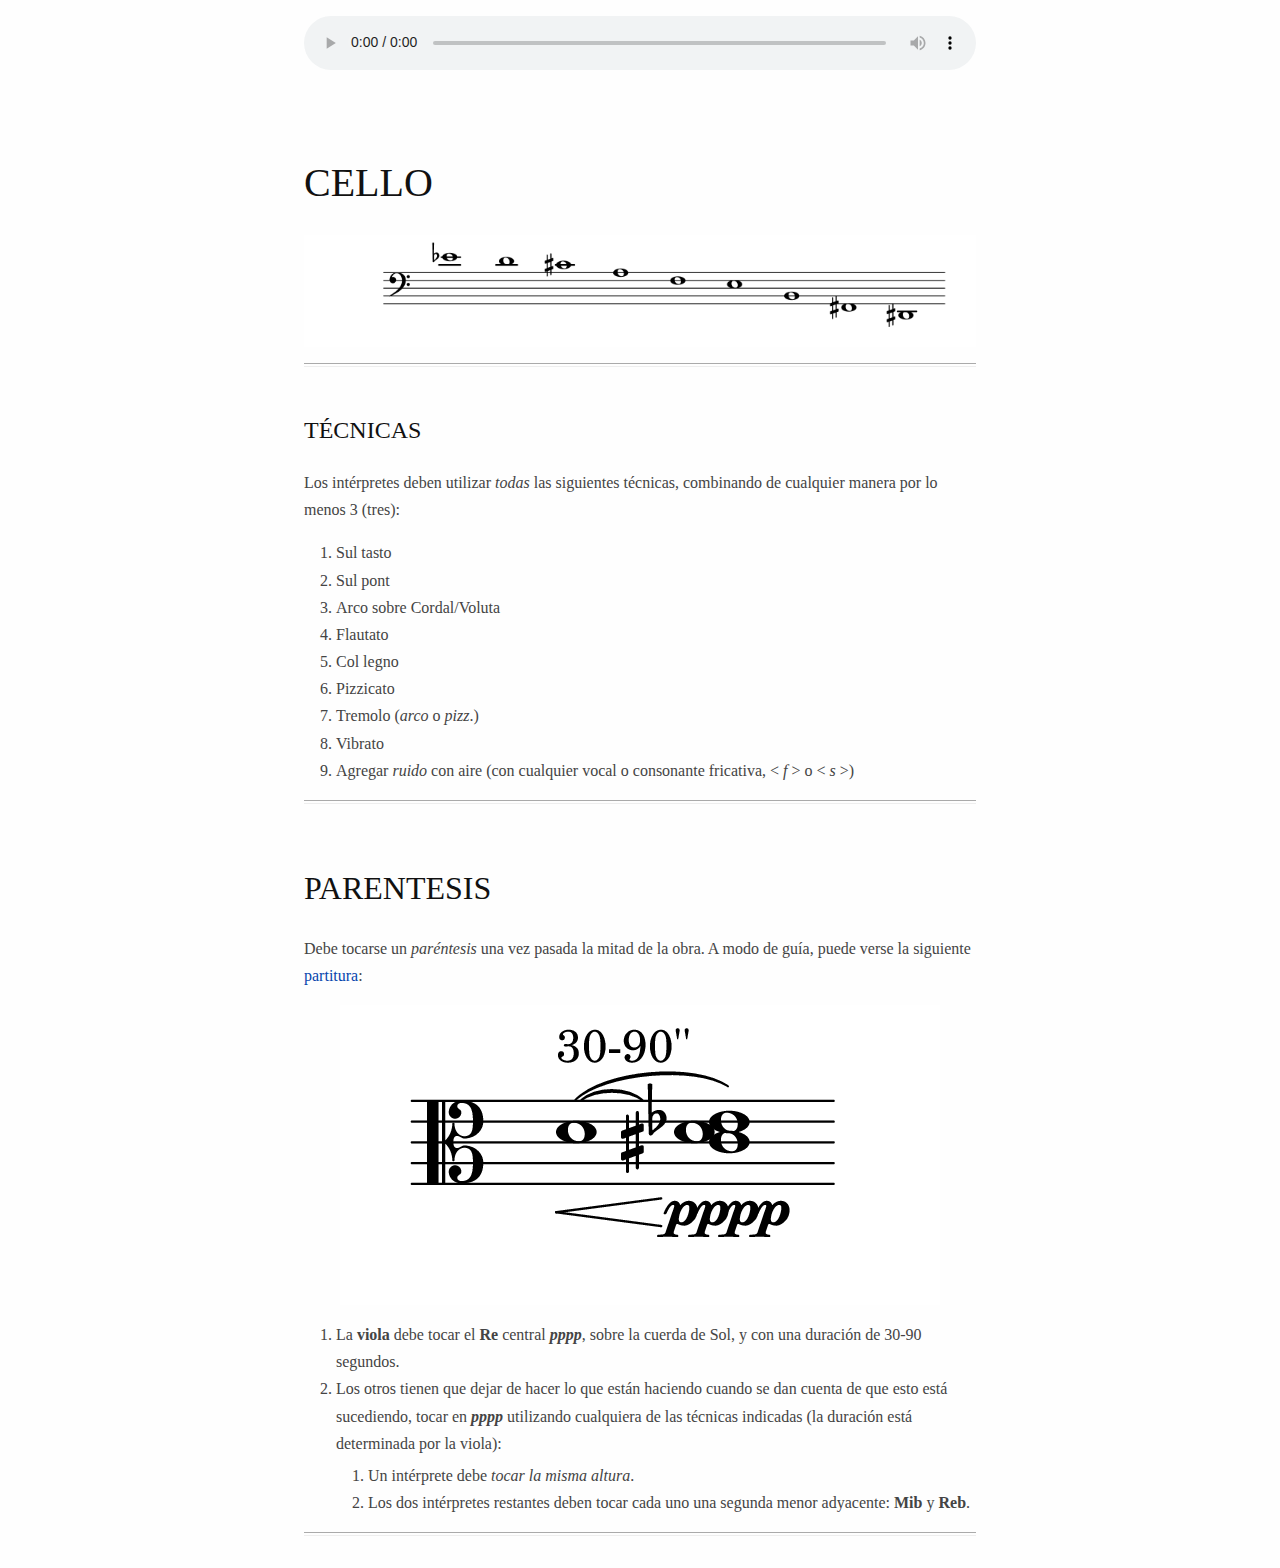
<file: IV/index.html>
<!--

	THIS FILE IS PART OF:
	RELACIONES DE NUBE | Fede Cámara Halac

	AUTOMATICALLY GENERATED FROM: 'sh make_html_file.sh'
	Fri Nov  9 18:08:05 CET 2018

	CONTACT FCH226@NYU.EDU

-->
<!DOCTYPE html><html><head><title>RELACIONES DE NUBE | Fede Cámara Halac</title>
<meta charset="UTF-8">
<meta http-equiv="X-UA-Compatible" content="IE=edge">
<meta name="viewport" content="width=device-width,minimum-scale=0.5,maximum-scale=1.5,user-scalable=yes">
<link rel="stylesheet" type="text/css" href="../css/pandoc.css"></head>
<body>
<main> <div id=rec-0-4> <audio controls> <source src="https://fdch.github.io/rdn/puredata/audio/rec-0-4.mp3" type="audio/mpeg"> Your browser does not support the audio element. </audio> </div> <h1 id="cello">CELLO</h1> <figure> <img src="https://fdch.github.io/rdn/example/cello_part.png" /> </figure> <hr /> <h3 id="técnicas">TÉCNICAS</h3> Los intérpretes deben utilizar <em>todas</em> las siguientes técnicas, combinando de cualquier manera por lo menos 3 (tres): <ol type="1"> <li>Sul tasto</li> <li>Sul pont</li> <li>Arco sobre Cordal/Voluta</li> <li>Flautato</li> <li>Col legno</li> <li>Pizzicato</li> <li>Tremolo (<em>arco</em> o <em>pizz</em>.)</li> <li>Vibrato</li> <li>Agregar <em>ruido</em> con aire (con cualquier vocal o consonante fricativa, &lt; <em>f</em> &gt; o &lt; <em>s</em> &gt;)</li> </ol> <hr /> <h2 id="parentesis">PARENTESIS</h2> Debe tocarse un <em>paréntesis</em> una vez pasada la mitad de la obra. A modo de guía, puede verse la siguiente <a href="https://fdch.github.io/rdn/example/parentesis/parentesis.png">partitura</a>: <figure> <img src="https://fdch.github.io/rdn/example/parentesis/parentesis.png" /> </figure> <ol type="1"> <li>La <strong>viola</strong> debe tocar el <strong>Re</strong> central <strong><em>pppp</em></strong>, sobre la cuerda de Sol, y con una duración de 30-90 segundos.</li> <li>Los otros tienen que dejar de hacer lo que están haciendo cuando se dan cuenta de que esto está sucediendo, tocar en <strong><em>pppp</em></strong> utilizando cualquiera de las técnicas indicadas (la duración está determinada por la viola): <ol type="1"> <li>Un intérprete debe <em>tocar la misma altura</em>.</li> <li>Los dos intérpretes restantes deben tocar cada uno una segunda menor adyacente: <strong>Mib</strong> y <strong>Reb</strong>.</li> </ol></li> </ol> <hr /></main></body></html>
</file>
<file: css/pandoc.css>
/*
 * I add this to html files generated with pandoc.
 */

html {
  font-size: 100%;
  overflow-y: scroll;
  -webkit-text-size-adjust: 100%;
  -ms-text-size-adjust: 100%;
}

body {
  color: #444;
  font-family: Georgia, Palatino, 'Palatino Linotype', Times, 'Times New Roman', serif;
  font-size: 12px;
  line-height: 1.7;
  padding: 1em;
  margin: auto;
  max-width: 42em;
  background: #fefefe;
}

a {
  color: #0645ad;
  text-decoration: none;
}

a:visited {
  color: #0b0080;
}

a:hover {
  color: #06e;
}

a:active {
  color: #faa700;
}

a:focus {
  outline: thin dotted;
}

*::-moz-selection {
  background: rgba(255, 255, 0, 0.3);
  color: #000;
}

*::selection {
  background: rgba(255, 255, 0, 0.3);
  color: #000;
}

a::-moz-selection {
  background: rgba(255, 255, 0, 0.3);
  color: #0645ad;
}

a::selection {
  background: rgba(255, 255, 0, 0.3);
  color: #0645ad;
}

p {
  margin: 1em 0;
}

img {
  max-width: 100%;
}

h1, h2, h3, h4, h5, h6 {
  color: #111;
  line-height: 125%;
  margin-top: 2em;
  font-weight: normal;
}

h4, h5, h6 {
  font-weight: bold;
}

h1 {
  font-size: 2.5em;
}

h2 {
  font-size: 2em;
}

h3 {
  font-size: 1.5em;
}

h4 {
  font-size: 1.2em;
}

h5 {
  font-size: 1em;
}

h6 {
  font-size: 0.9em;
}

blockquote {
  color: #666666;
  margin: 0;
  padding-left: 3em;
  border-left: 0.5em #EEE solid;
}

hr {
  display: block;
  height: 2px;
  border: 0;
  border-top: 1px solid #aaa;
  border-bottom: 1px solid #eee;
  margin: 1em 0;
  padding: 0;
}

pre, code, kbd, samp {
  color: #000;
  font-family: monospace, monospace;
  _font-family: 'courier new', monospace;
  font-size: 0.98em;
}

pre {
  white-space: pre;
  white-space: pre-wrap;
  word-wrap: break-word;
}

b, strong {
  font-weight: bold;
}

dfn {
  font-style: italic;
}

ins {
  background: #ff9;
  color: #000;
  text-decoration: none;
}

mark {
  background: #ff0;
  color: #000;
  font-style: italic;
  font-weight: bold;
}

sub, sup {
  font-size: 75%;
  line-height: 0;
  position: relative;
  vertical-align: baseline;
}

sup {
  top: -0.5em;
}

sub {
  bottom: -0.25em;
}

ul, ol {
  margin: 1em 0;
  padding: 0 0 0 2em;
}

li p:last-child {
  margin-bottom: 0;
}

ul ul, ol ol {
  margin: .3em 0;
}

dl {
  margin-bottom: 1em;
}

dt {
  font-weight: bold;
  margin-bottom: .8em;
}

dd {
  margin: 0 0 .8em 2em;
}

dd:last-child {
  margin-bottom: 0;
}

img {
  border: 0;
  -ms-interpolation-mode: bicubic;
  vertical-align: middle;
}

figure {
  display: block;
  text-align: center;
  margin: 1em 0;
}

figure img {
  border: none;
  margin: 0 auto;
}

figcaption {
  font-size: 0.8em;
  font-style: italic;
  margin: 0 0 .8em;
}

table {
  margin-bottom: 2em;
  border-bottom: 1px solid #ddd;
  border-right: 1px solid #ddd;
  border-spacing: 0;
  border-collapse: collapse;
}

table th {
  padding: .2em 1em;
  background-color: #eee;
  border-top: 1px solid #ddd;
  border-left: 1px solid #ddd;
}

table td {
  padding: .2em 1em;
  border-top: 1px solid #ddd;
  border-left: 1px solid #ddd;
  vertical-align: top;
}

.author {
  font-size: 1.2em;
  text-align: center;
}

@media only screen and (min-width: 480px) {
  body {
    font-size: 14px;
  }
}
@media only screen and (min-width: 768px) {
  body {
    font-size: 16px;
  }
}
@media print {
  * {
    background: transparent !important;
    color: black !important;
    filter: none !important;
    -ms-filter: none !important;
  }

  body {
    font-size: 12pt;
    max-width: 100%;
  }

  a, a:visited {
    text-decoration: underline;
  }

  hr {
    height: 1px;
    border: 0;
    border-bottom: 1px solid black;
  }

  a[href]:after {
    content: " (" attr(href) ")";
  }

  abbr[title]:after {
    content: " (" attr(title) ")";
  }

  .ir a:after, a[href^="javascript:"]:after, a[href^="#"]:after {
    content: "";
  }

  pre, blockquote {
    border: 1px solid #999;
    padding-right: 1em;
    page-break-inside: avoid;
  }

  tr, img {
    page-break-inside: avoid;
  }

  img {
    max-width: 100% !important;
  }

  @page :left {
    margin: 15mm 20mm 15mm 10mm;
}

  @page :right {
    margin: 15mm 10mm 15mm 20mm;
}

  p, h2, h3 {
    orphans: 3;
    widows: 3;
  }

  h2, h3 {
    page-break-after: avoid;
  }
}

audio {
  width:100%;
}
</file>
